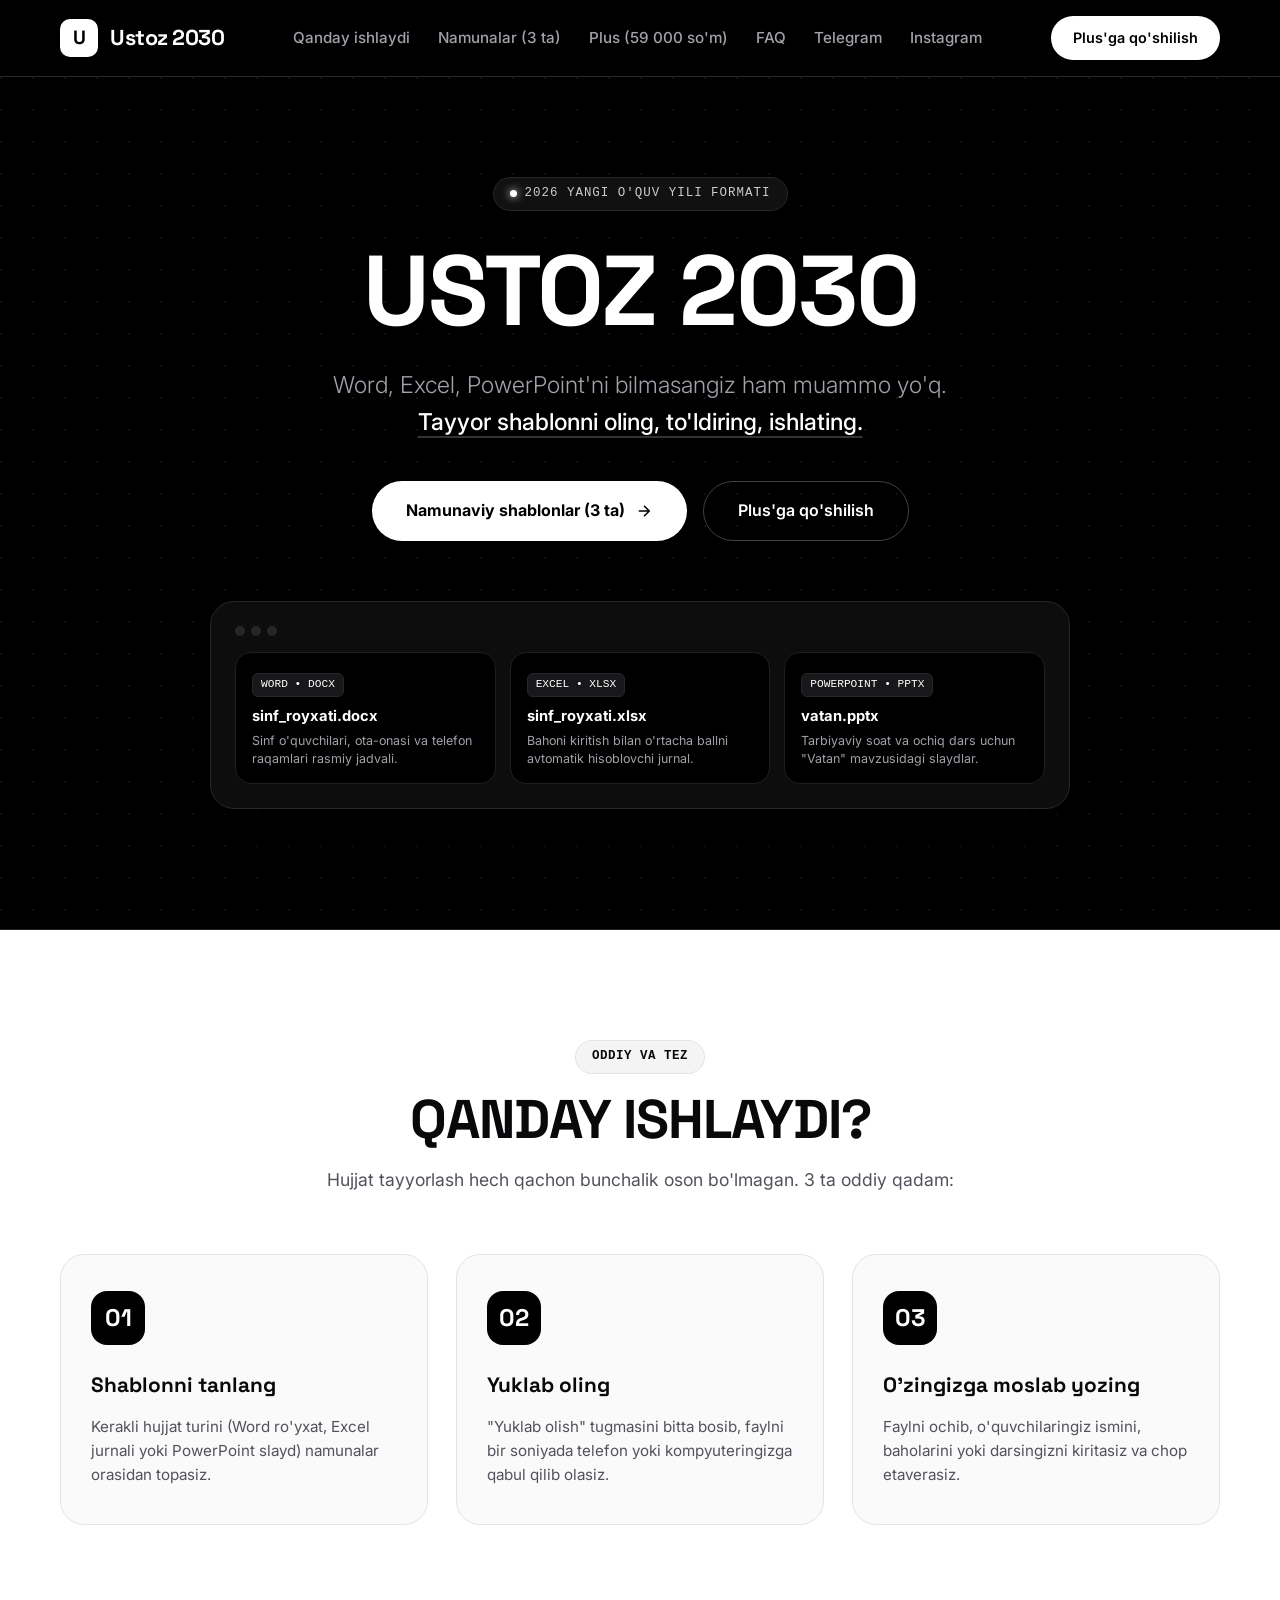
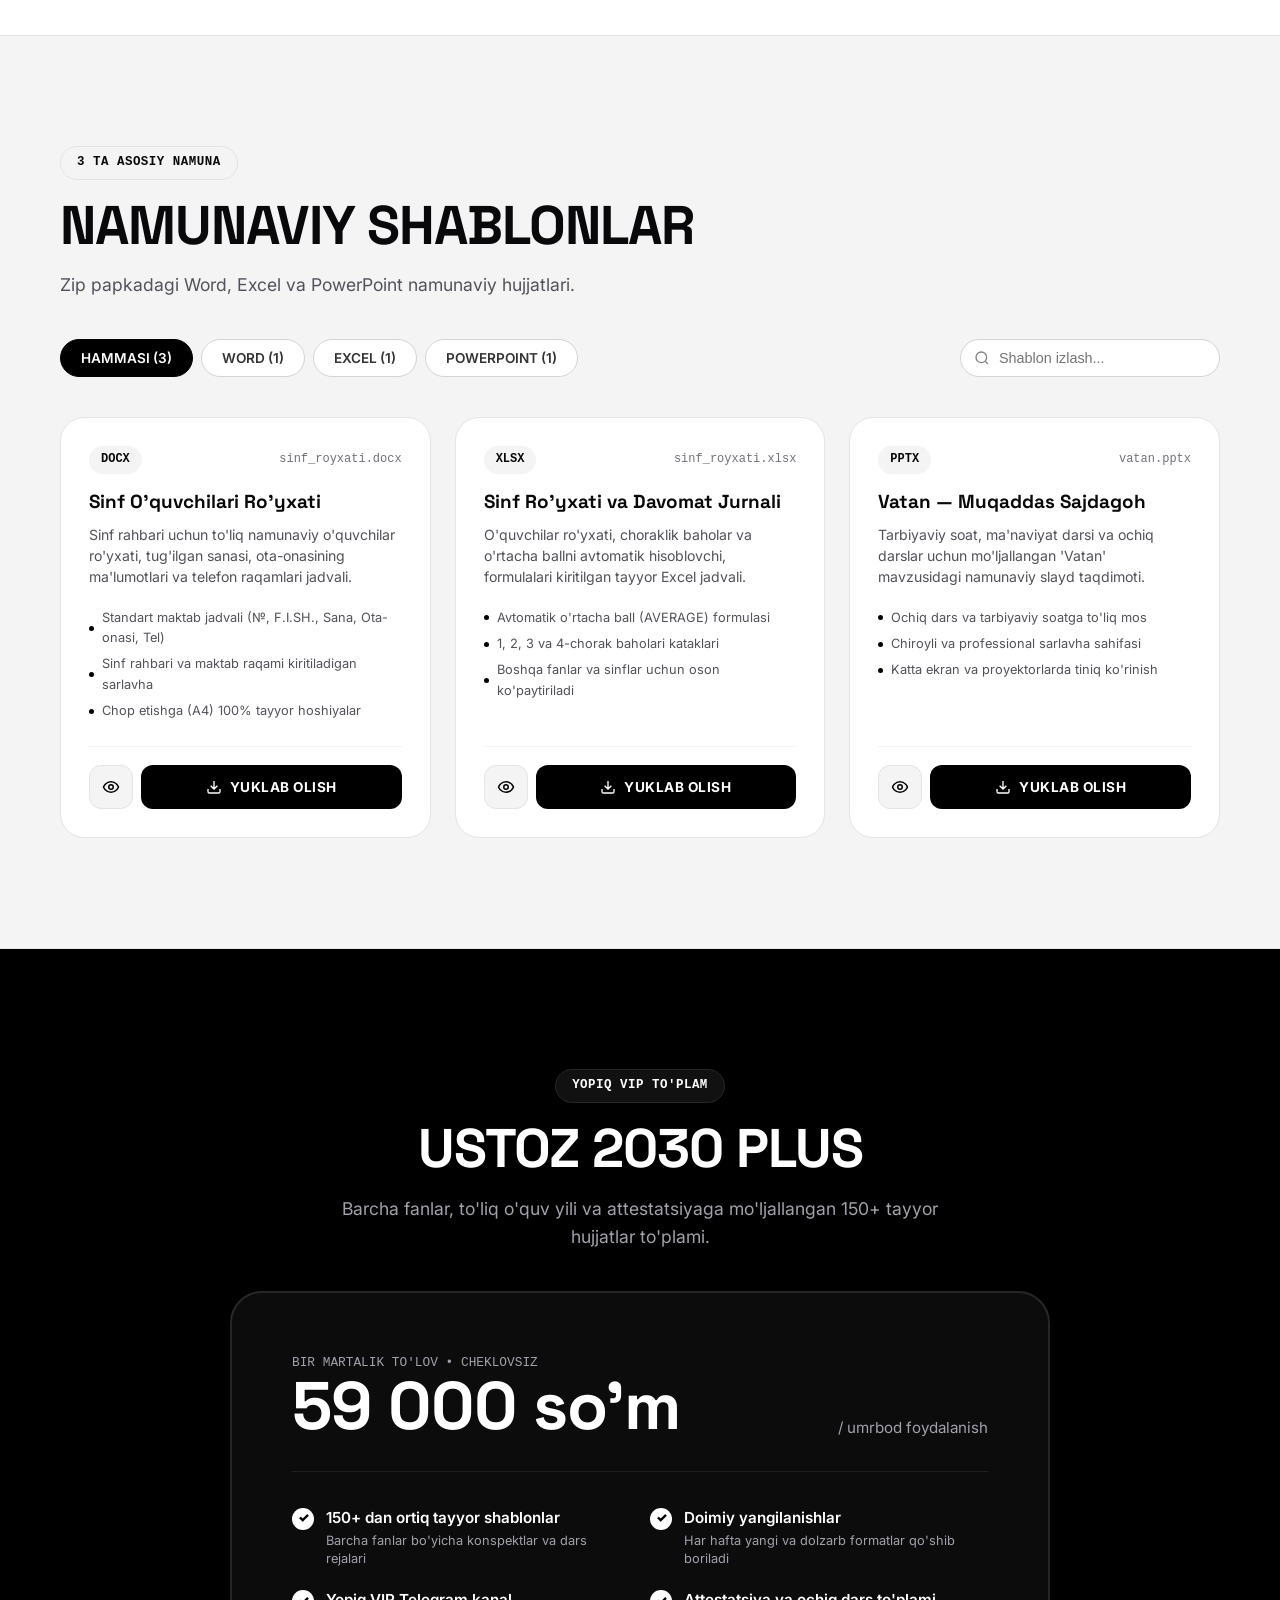
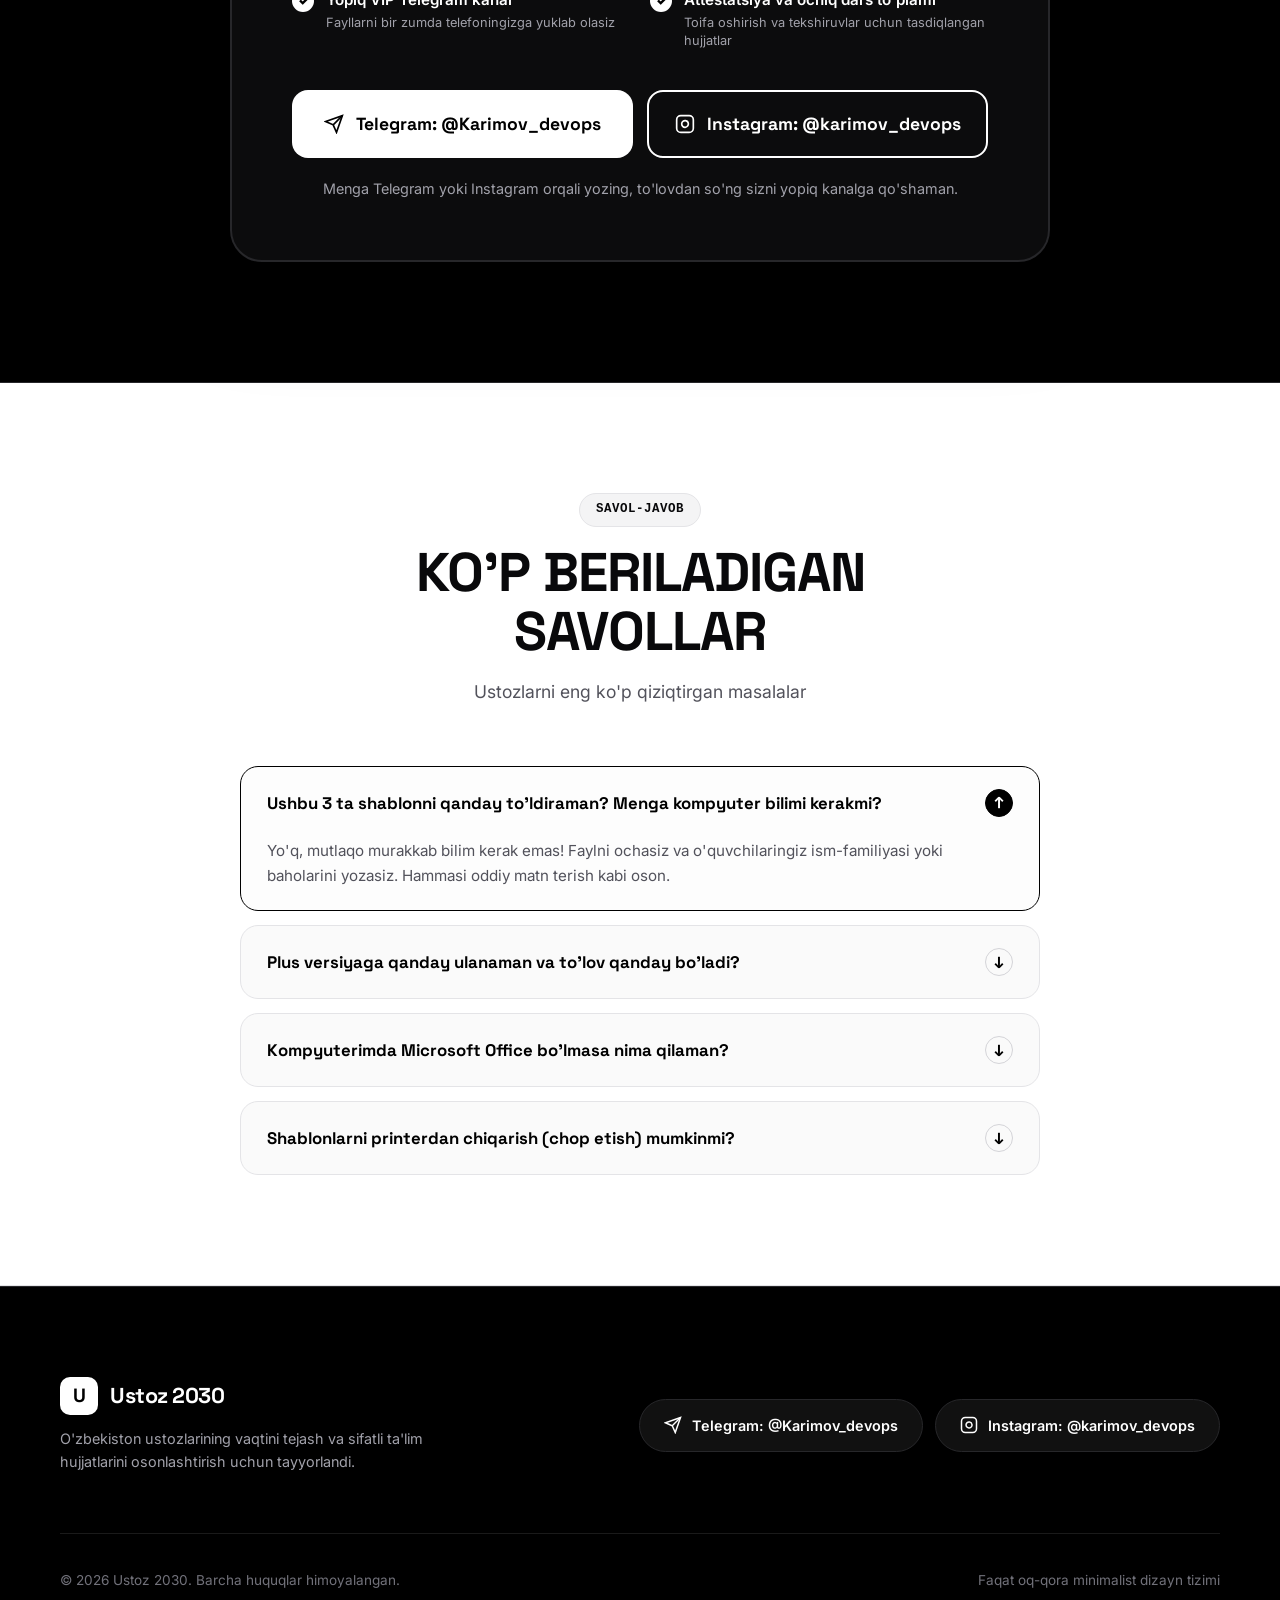
<file: ustoz2030_single_file.html>
<!DOCTYPE html>
<html lang="uz">
<head>
  <meta charset="UTF-8">
  <meta name="viewport" content="width=device-width, initial-scale=1.0">
  <title>Ustoz 2030 — Tayyor Ta'lim Shablonlari</title>
  <meta name="description" content="O'zbekiston ustozlari uchun tayyor Word, Excel va PowerPoint shablonlari platformasi. Tayyor shablonni oling, to'ldiring, ishlating.">
  
  <!-- Shriftlar: Google Fonts (Space Grotesk va Inter) -->
  <link rel="preconnect" href="https://fonts.googleapis.com">
  <link rel="preconnect" href="https://fonts.gstatic.com" crossorigin>
  <link href="https://fonts.googleapis.com/css2?family=Inter:wght@300;400;500;600;700&family=Space+Grotesk:wght@600;700;800&display=swap" rel="stylesheet">

  <style>
    /* ==========================================================
       ASOSIY OQ-QORA DIZAYN TIZIMI VA O'ZGARUVCHILAR
       ========================================================== */
    :root {
      --bg-black: #000000;
      --bg-dark: #0a0a0a;
      --bg-white: #ffffff;
      --bg-light: #f4f4f5;
      --text-white: #ffffff;
      --text-gray-light: #a1a1aa;
      --text-black: #09090b;
      --text-gray-dark: #52525b;
      --border-dark: #27272a;
      --border-light: #e4e4e7;
      --font-display: 'Space Grotesk', -apple-system, sans-serif;
      --font-body: 'Inter', -apple-system, sans-serif;
    }

    * {
      box-sizing: border-box;
      margin: 0;
      padding: 0;
      scroll-behavior: smooth;
    }

    body {
      font-family: var(--font-body);
      background-color: var(--bg-black);
      color: var(--text-white);
      line-height: 1.6;
      -webkit-font-smoothing: antialiased;
      overflow-x: hidden;
    }

    ::selection {
      background: #ffffff;
      color: #000000;
    }

    a {
      color: inherit;
      text-decoration: none;
    }

    button {
      font-family: inherit;
      cursor: pointer;
      border: none;
      outline: none;
    }

    .container {
      width: 100%;
      max-width: 1200px;
      margin: 0 auto;
      padding: 0 20px;
    }

    /* ==========================================================
       1. YUQORI MENYU (STICKY NAVBAR)
       ========================================================== */
    header {
      position: sticky;
      top: 0;
      z-index: 100;
      background: rgba(0, 0, 0, 0.9);
      backdrop-filter: blur(14px);
      -webkit-backdrop-filter: blur(14px);
      border-bottom: 1px solid var(--border-dark);
      transition: all 0.3s ease;
    }

    .nav-container {
      display: flex;
      align-items: center;
      justify-content: space-between;
      height: 76px;
    }

    .logo {
      display: flex;
      align-items: center;
      gap: 12px;
      font-family: var(--font-display);
      font-weight: 700;
      font-size: 1.35rem;
      letter-spacing: -0.5px;
    }

    .logo-badge {
      width: 38px;
      height: 38px;
      background: #fff;
      color: #000;
      border-radius: 10px;
      display: flex;
      align-items: center;
      justify-content: center;
      font-weight: 800;
      font-size: 1.2rem;
    }

    .nav-links {
      display: flex;
      align-items: center;
      gap: 28px;
      list-style: none;
      font-size: 0.95rem;
      font-weight: 500;
      color: var(--text-gray-light);
    }

    .nav-links a:hover {
      color: #fff;
    }

    .btn-nav-plus {
      background: #fff;
      color: #000;
      padding: 10px 22px;
      border-radius: 999px;
      font-weight: 600;
      font-size: 0.9rem;
      transition: transform 0.2s, background 0.2s;
    }

    .btn-nav-plus:hover {
      background: #e4e4e7;
      transform: translateY(-1px);
    }

    .mobile-menu-btn {
      display: none;
      background: transparent;
      color: #fff;
      padding: 8px;
    }

    .mobile-nav {
      display: none;
      background: #0a0a0a;
      border-bottom: 1px solid var(--border-dark);
      padding: 20px;
    }

    .mobile-nav a {
      display: block;
      padding: 12px 0;
      border-bottom: 1px solid #1a1a1a;
      color: #ccc;
    }

    /* ==========================================================
       2. HERO BO'LIMI (QORA FON)
       ========================================================== */
    .hero {
      position: relative;
      padding: 100px 0 120px;
      text-align: center;
      background: #000;
      border-bottom: 1px solid var(--border-dark);
      overflow: hidden;
    }

    .hero-grid-bg {
      position: absolute;
      inset: 0;
      background-image: radial-gradient(circle at 1px 1px, #27272a 1px, transparent 0);
      background-size: 32px 32px;
      opacity: 0.45;
      pointer-events: none;
    }

    .hero-badge {
      display: inline-flex;
      align-items: center;
      gap: 8px;
      padding: 6px 16px;
      background: #111;
      border: 1px solid var(--border-dark);
      border-radius: 999px;
      font-size: 0.78rem;
      font-family: monospace;
      text-transform: uppercase;
      letter-spacing: 1px;
      margin-bottom: 28px;
      color: #ccc;
    }

    .pulse-dot {
      width: 7px;
      height: 7px;
      background: #fff;
      border-radius: 50%;
      box-shadow: 0 0 8px #fff;
    }

    .hero-title {
      font-family: var(--font-display);
      font-size: clamp(3rem, 9vw, 6.2rem);
      font-weight: 800;
      letter-spacing: -2px;
      line-height: 1.05;
      text-transform: uppercase;
      margin-bottom: 24px;
    }

    .hero-subtitle {
      max-width: 760px;
      margin: 0 auto 40px;
      font-size: clamp(1.1rem, 2.5vw, 1.45rem);
      color: var(--text-gray-light);
      font-weight: 300;
      line-height: 1.6;
    }

    .hero-subtitle strong {
      color: #fff;
      font-weight: 500;
      text-decoration: underline;
      text-underline-offset: 6px;
      text-decoration-color: #333;
    }

    .hero-buttons {
      display: flex;
      justify-content: center;
      gap: 16px;
      flex-wrap: wrap;
      margin-bottom: 60px;
    }

    .btn-primary {
      background: #fff;
      color: #000;
      padding: 16px 34px;
      border-radius: 999px;
      font-weight: 700;
      font-size: 1rem;
      display: inline-flex;
      align-items: center;
      gap: 10px;
      transition: all 0.2s;
    }

    .btn-primary:hover {
      background: #e4e4e7;
      transform: translateY(-2px);
      box-shadow: 0 10px 25px rgba(255, 255, 255, 0.1);
    }

    .btn-outline {
      background: transparent;
      color: #fff;
      border: 1px solid #3f3f46;
      padding: 16px 34px;
      border-radius: 999px;
      font-weight: 600;
      font-size: 1rem;
      display: inline-flex;
      align-items: center;
      gap: 10px;
      transition: all 0.2s;
    }

    .btn-outline:hover {
      background: #18181b;
      border-color: #71717a;
    }

    /* Hero vizual ramkasi */
    .hero-preview-frame {
      max-width: 860px;
      margin: 0 auto;
      background: #0d0d0d;
      border: 1px solid var(--border-dark);
      border-radius: 24px;
      padding: 24px;
      box-shadow: 0 30px 60px rgba(0, 0, 0, 0.8);
      text-align: left;
    }

    .frame-dots {
      display: flex;
      gap: 6px;
      margin-bottom: 16px;
    }

    .frame-dot {
      width: 10px;
      height: 10px;
      background: #27272a;
      border-radius: 50%;
    }

    .frame-grid {
      display: grid;
      grid-template-columns: repeat(auto-fit, minmax(220px, 1fr));
      gap: 14px;
    }

    .frame-card {
      background: #000;
      border: 1px solid #1f1f23;
      padding: 16px;
      border-radius: 16px;
    }

    .frame-card-badge {
      display: inline-block;
      font-family: monospace;
      font-size: 0.7rem;
      padding: 2px 8px;
      border-radius: 6px;
      background: #18181b;
      border: 1px solid #27272a;
      margin-bottom: 8px;
    }

    .frame-card h4 {
      font-size: 0.92rem;
      margin-bottom: 4px;
    }

    .frame-card p {
      font-size: 0.78rem;
      color: var(--text-gray-light);
      line-height: 1.4;
    }

    /* ==========================================================
       3. QANDAY ISHLAYDI (OQ FON, 3 QADAM)
       ========================================================== */
    .how-it-works {
      background: var(--bg-white);
      color: var(--text-black);
      padding: 110px 0;
      border-bottom: 1px solid var(--border-light);
    }

    .section-header {
      text-align: center;
      max-width: 680px;
      margin: 0 auto 60px;
    }

    .section-pill {
      display: inline-block;
      font-family: monospace;
      font-size: 0.78rem;
      text-transform: uppercase;
      font-weight: 700;
      padding: 6px 16px;
      background: #f4f4f5;
      border: 1px solid var(--border-light);
      border-radius: 999px;
      margin-bottom: 16px;
      letter-spacing: 0.5px;
    }

    .section-title {
      font-family: var(--font-display);
      font-size: clamp(2.2rem, 5vw, 3.4rem);
      font-weight: 800;
      letter-spacing: -1px;
      text-transform: uppercase;
      margin-bottom: 16px;
      line-height: 1.1;
    }

    .section-desc {
      font-size: 1.1rem;
      color: var(--text-gray-dark);
      font-weight: 400;
    }

    .steps-grid {
      display: grid;
      grid-template-columns: repeat(auto-fit, minmax(300px, 1fr));
      gap: 28px;
    }

    .step-card {
      background: #fafafa;
      border: 1px solid var(--border-light);
      border-radius: 24px;
      padding: 36px 30px;
      transition: all 0.3s ease;
    }

    .step-card:hover {
      border-color: #000;
      transform: translateY(-4px);
      box-shadow: 0 16px 30px rgba(0, 0, 0, 0.06);
    }

    .step-num {
      width: 54px;
      height: 54px;
      background: #000;
      color: #fff;
      border-radius: 16px;
      display: flex;
      align-items: center;
      justify-content: center;
      font-family: var(--font-display);
      font-weight: 800;
      font-size: 1.5rem;
      margin-bottom: 24px;
    }

    .step-card h3 {
      font-family: var(--font-display);
      font-size: 1.3rem;
      font-weight: 700;
      margin-bottom: 12px;
    }

    .step-card p {
      font-size: 0.95rem;
      color: var(--text-gray-dark);
      line-height: 1.6;
    }

    /* ==========================================================
       4. SHABLONLAR BO'LIMI (3 TA NAMUNA)
       ========================================================== */
    .templates-section {
      background: var(--bg-light);
      color: var(--text-black);
      padding: 110px 0;
      border-bottom: 1px solid var(--border-light);
    }

    .filter-bar {
      display: flex;
      align-items: center;
      justify-content: space-between;
      flex-wrap: wrap;
      gap: 16px;
      margin-bottom: 40px;
    }

    .filter-tabs {
      display: flex;
      gap: 8px;
      flex-wrap: wrap;
    }

    .filter-btn {
      padding: 10px 20px;
      border-radius: 999px;
      font-size: 0.85rem;
      font-weight: 600;
      text-transform: uppercase;
      background: #fff;
      color: #333;
      border: 1px solid #d4d4d8;
      transition: all 0.2s;
    }

    .filter-btn.active {
      background: #000;
      color: #fff;
      border-color: #000;
    }

    .search-box {
      position: relative;
      min-width: 260px;
    }

    .search-input {
      width: 100%;
      padding: 10px 18px 10px 38px;
      border-radius: 999px;
      border: 1px solid #d4d4d8;
      background: #fff;
      font-size: 0.9rem;
      outline: none;
    }

    .search-input:focus {
      border-color: #000;
    }

    .search-icon {
      position: absolute;
      left: 14px;
      top: 50%;
      transform: translateY(-50%);
      width: 16px;
      height: 16px;
      opacity: 0.5;
    }

    .templates-grid {
      display: grid;
      grid-template-columns: repeat(auto-fill, minmax(320px, 1fr));
      gap: 24px;
    }

    .template-card {
      background: #ffffff;
      border: 1px solid var(--border-light);
      border-radius: 24px;
      padding: 28px;
      display: flex;
      flex-direction: column;
      justify-content: space-between;
      transition: all 0.25s ease;
    }

    .template-card:hover {
      border-color: #000;
      transform: translateY(-3px);
      box-shadow: 0 14px 28px rgba(0, 0, 0, 0.06);
    }

    .card-top {
      display: flex;
      justify-content: space-between;
      align-items: center;
      margin-bottom: 16px;
    }

    .card-badge {
      display: inline-flex;
      align-items: center;
      gap: 6px;
      padding: 4px 12px;
      border-radius: 999px;
      background: #f4f4f5;
      font-size: 0.75rem;
      font-weight: 600;
      font-family: monospace;
    }

    .card-size {
      font-family: monospace;
      font-size: 0.75rem;
      color: #71717a;
    }

    .card-title {
      font-family: var(--font-display);
      font-size: 1.18rem;
      font-weight: 700;
      margin-bottom: 10px;
      line-height: 1.3;
    }

    .card-desc {
      font-size: 0.88rem;
      color: var(--text-gray-dark);
      line-height: 1.5;
      margin-bottom: 20px;
    }

    .card-features {
      list-style: none;
      margin-bottom: 24px;
      font-size: 0.8rem;
      color: #52525b;
    }

    .card-features li {
      margin-bottom: 6px;
      display: flex;
      align-items: center;
      gap: 8px;
    }

    .card-features li::before {
      content: "";
      width: 5px;
      height: 5px;
      border-radius: 50%;
      background: #000;
      flex-shrink: 0;
    }

    .card-actions {
      display: flex;
      gap: 8px;
      padding-top: 18px;
      border-top: 1px solid #f4f4f5;
    }

    .btn-download {
      flex: 1;
      background: #000;
      color: #fff;
      padding: 12px;
      border-radius: 12px;
      font-size: 0.85rem;
      font-weight: 700;
      text-transform: uppercase;
      letter-spacing: 0.5px;
      display: flex;
      align-items: center;
      justify-content: center;
      gap: 8px;
      transition: background 0.2s;
    }

    .btn-download:hover {
      background: #27272a;
    }

    .btn-preview {
      background: #f4f4f5;
      color: #000;
      border: 1px solid #e4e4e7;
      padding: 12px;
      border-radius: 12px;
      display: flex;
      align-items: center;
      justify-content: center;
      transition: background 0.2s;
    }

    .btn-preview:hover {
      background: #e4e4e7;
    }

    /* ==========================================================
       5. PLUS BO'LIMI (QORA FON, 59 000 SO'M)
       ========================================================== */
    .plus-section {
      background: #000;
      color: #fff;
      padding: 120px 0;
      position: relative;
      border-bottom: 1px solid var(--border-dark);
      text-align: center;
    }

    .plus-card-big {
      max-width: 820px;
      margin: 40px auto 0;
      background: #0c0c0d;
      border: 2px solid #27272a;
      border-radius: 32px;
      padding: clamp(30px, 6vw, 60px);
      text-align: left;
      box-shadow: 0 40px 80px rgba(0, 0, 0, 0.7);
    }

    .plus-card-header {
      display: flex;
      justify-content: space-between;
      align-items: flex-end;
      flex-wrap: wrap;
      gap: 20px;
      padding-bottom: 30px;
      border-bottom: 1px solid #1f1f23;
      margin-bottom: 34px;
    }

    .price-tag {
      font-family: var(--font-display);
      font-size: clamp(2.8rem, 6vw, 4.2rem);
      font-weight: 800;
      letter-spacing: -1px;
      line-height: 1;
    }

    .price-period {
      font-size: 0.95rem;
      color: var(--text-gray-light);
    }

    .plus-perks {
      display: grid;
      grid-template-columns: repeat(auto-fit, minmax(280px, 1fr));
      gap: 20px;
      margin-bottom: 40px;
    }

    .perk-item {
      display: flex;
      gap: 12px;
      align-items: flex-start;
    }

    .perk-check {
      width: 22px;
      height: 22px;
      background: #fff;
      color: #000;
      border-radius: 50%;
      display: flex;
      align-items: center;
      justify-content: center;
      font-size: 0.8rem;
      font-weight: 900;
      flex-shrink: 0;
      margin-top: 2px;
    }

    .perk-title {
      font-size: 0.95rem;
      font-weight: 600;
      margin-bottom: 2px;
    }

    .perk-desc {
      font-size: 0.8rem;
      color: var(--text-gray-light);
      line-height: 1.4;
    }

    .plus-actions-grid {
      display: grid;
      grid-template-columns: repeat(auto-fit, minmax(240px, 1fr));
      gap: 14px;
      margin-bottom: 20px;
    }

    .btn-contact-primary {
      display: flex;
      align-items: center;
      justify-content: center;
      gap: 12px;
      background: #fff;
      color: #000;
      padding: 18px 24px;
      border-radius: 16px;
      font-family: var(--font-display);
      font-size: 1.1rem;
      font-weight: 800;
      transition: all 0.2s;
    }

    .btn-contact-primary:hover {
      background: #e4e4e7;
      transform: translateY(-2px);
    }

    .btn-contact-secondary {
      display: flex;
      align-items: center;
      justify-content: center;
      gap: 12px;
      background: transparent;
      border: 2px solid #fff;
      color: #fff;
      padding: 18px 24px;
      border-radius: 16px;
      font-family: var(--font-display);
      font-size: 1.1rem;
      font-weight: 800;
      transition: all 0.2s;
    }

    .btn-contact-secondary:hover {
      background: #fff;
      color: #000;
      transform: translateY(-2px);
    }

    .plus-note {
      text-align: center;
      margin-top: 16px;
      font-size: 0.9rem;
      color: var(--text-gray-light);
      line-height: 1.5;
    }

    /* ==========================================================
       6. KO'P BERILADIGAN SAVOLLAR (FAQ) (OQ FON)
       ========================================================== */
    .faq-section {
      background: var(--bg-white);
      color: var(--text-black);
      padding: 110px 0;
      border-bottom: 1px solid var(--border-light);
    }

    .faq-list {
      max-width: 800px;
      margin: 0 auto;
      display: flex;
      flex-direction: column;
      gap: 14px;
    }

    .faq-item {
      border: 1px solid var(--border-light);
      border-radius: 18px;
      background: #fafafa;
      overflow: hidden;
      transition: border 0.2s;
    }

    .faq-item.active {
      border-color: #000;
      background: #fdfdfd;
    }

    .faq-question {
      width: 100%;
      padding: 22px 26px;
      display: flex;
      justify-content: space-between;
      align-items: center;
      text-align: left;
      background: transparent;
      font-family: var(--font-display);
      font-weight: 700;
      font-size: 1.05rem;
      color: #000;
    }

    .faq-icon {
      width: 28px;
      height: 28px;
      border-radius: 50%;
      border: 1px solid #d4d4d8;
      display: flex;
      align-items: center;
      justify-content: center;
      font-size: 1rem;
      transition: transform 0.25s, background 0.25s, color 0.25s;
    }

    .faq-item.active .faq-icon {
      transform: rotate(180deg);
      background: #000;
      color: #fff;
      border-color: #000;
    }

    .faq-answer {
      display: none;
      padding: 0 26px 22px;
      font-size: 0.95rem;
      color: var(--text-gray-dark);
      line-height: 1.6;
    }

    .faq-item.active .faq-answer {
      display: block;
    }

    /* ==========================================================
       7. PASTKI QISM (FOOTER) (QORA FON)
       ========================================================== */
    footer {
      background: #000;
      color: #fff;
      padding: 90px 0 50px;
      border-top: 1px solid var(--border-dark);
    }

    .footer-top {
      display: flex;
      justify-content: space-between;
      align-items: center;
      flex-wrap: wrap;
      gap: 30px;
      padding-bottom: 60px;
      border-bottom: 1px solid #1a1a1a;
    }

    .footer-social-links {
      display: flex;
      gap: 12px;
      flex-wrap: wrap;
    }

    .btn-social {
      display: inline-flex;
      align-items: center;
      gap: 10px;
      background: #111;
      border: 1px solid #27272a;
      color: #fff;
      padding: 14px 24px;
      border-radius: 999px;
      font-weight: 600;
      font-size: 0.9rem;
      transition: all 0.2s;
    }

    .btn-social:hover {
      background: #fff;
      color: #000;
      border-color: #fff;
    }

    .footer-bottom {
      display: flex;
      justify-content: space-between;
      align-items: center;
      flex-wrap: wrap;
      gap: 20px;
      padding-top: 36px;
      font-size: 0.85rem;
      color: #71717a;
    }

    /* Modal oyna */
    .modal-overlay {
      display: none;
      position: fixed;
      inset: 0;
      background: rgba(0, 0, 0, 0.85);
      backdrop-filter: blur(8px);
      z-index: 200;
      align-items: center;
      justify-content: center;
      padding: 20px;
    }

    .modal-overlay.open {
      display: flex;
    }

    .modal-content {
      background: #0f0f10;
      border: 1px solid var(--border-dark);
      border-radius: 24px;
      max-width: 650px;
      width: 100%;
      max-height: 85vh;
      overflow-y: auto;
      padding: 32px;
      color: #fff;
    }

    .modal-pre {
      background: #000;
      border: 1px solid #222;
      border-radius: 12px;
      padding: 16px;
      font-family: monospace;
      font-size: 0.8rem;
      color: #ccc;
      white-space: pre-wrap;
      max-height: 240px;
      overflow-y: auto;
      margin: 16px 0;
    }

    .toast {
      position: fixed;
      bottom: 24px;
      right: 24px;
      background: #fff;
      color: #000;
      padding: 14px 24px;
      border-radius: 14px;
      font-weight: 600;
      font-size: 0.9rem;
      box-shadow: 0 20px 40px rgba(0, 0, 0, 0.4);
      z-index: 300;
      display: none;
      border: 1px solid #ddd;
    }

    .toast.show {
      display: block;
      animation: popToast 0.3s ease;
    }

    @keyframes popToast {
      from { transform: translateY(20px); opacity: 0; }
      to { transform: translateY(0); opacity: 1; }
    }

    @media (max-width: 768px) {
      .nav-links, .btn-nav-plus {
        display: none;
      }
      .mobile-menu-btn {
        display: block;
      }
      .filter-bar {
        flex-direction: column;
        align-items: stretch;
      }
      .search-box {
        width: 100%;
      }
      .footer-top, .footer-bottom {
        flex-direction: column;
        text-align: center;
      }
    }
  </style>
</head>
<body>

  <!-- Toast -->
  <div id="toast" class="toast">Shablon yuklab olindi!</div>

  <!-- 1. YUQORI MENYU -->
  <header>
    <div class="container nav-container">
      <a href="#" class="logo">
        <div class="logo-badge">U</div>
        <span>Ustoz 2030</span>
      </a>

      <ul class="nav-links">
        <li><a href="#qanday-ishlaydi">Qanday ishlaydi</a></li>
        <li><a href="#shablonlar">Namunalar (3 ta)</a></li>
        <li><a href="#plus">Plus (59 000 so'm)</a></li>
        <li><a href="#savollar">FAQ</a></li>
        <li><a href="https://t.me/Karimov_devops" target="_blank">Telegram</a></li>
        <li><a href="https://www.instagram.com/karimov_devops?utm_source=ig_web_button_share_sheet&srtk=ZDNlZDc0MzIxNw==" target="_blank">Instagram</a></li>
      </ul>

      <div style="display: flex; gap: 12px; align-items: center;">
        <a href="#plus" class="btn-nav-plus">Plus'ga qo'shilish</a>
        <button id="mobileMenuToggle" class="mobile-menu-btn" aria-label="Menyu">
          <svg width="24" height="24" fill="none" stroke="currentColor" stroke-width="2" viewBox="0 0 24 24"><path d="M4 6h16M4 12h16M4 18h16"/></svg>
        </button>
      </div>
    </div>

    <!-- Mobil navigatsiya -->
    <div id="mobileNav" class="mobile-nav">
      <a href="#qanday-ishlaydi">Qanday ishlaydi</a>
      <a href="#shablonlar">Namunaviy shablonlar (3 ta)</a>
      <a href="#plus">Plus (59 000 so'm)</a>
      <a href="#savollar">Ko'p beriladigan savollar</a>
      <a href="https://t.me/Karimov_devops" target="_blank" style="color: #fff; font-weight: 700; margin-top: 10px;">Telegram: @Karimov_devops →</a>
      <a href="https://www.instagram.com/karimov_devops?utm_source=ig_web_button_share_sheet&srtk=ZDNlZDc0MzIxNw==" target="_blank" style="color: #fff; font-weight: 700;">Instagram: @karimov_devops →</a>
    </div>
  </header>

  <!-- 2. HERO BO'LIMI -->
  <section class="hero">
    <div class="hero-grid-bg"></div>
    <div class="container" style="position: relative; z-index: 2;">
      <div class="hero-badge">
        <span class="pulse-dot"></span>
        2026 Yangi O'quv Yili Formati
      </div>

      <h1 class="hero-title">Ustoz 2030</h1>

      <p class="hero-subtitle">
        Word, Excel, PowerPoint'ni bilmasangiz ham muammo yo'q. <br>
        <strong>Tayyor shablonni oling, to'ldiring, ishlating.</strong>
      </p>

      <div class="hero-buttons">
        <a href="#shablonlar" class="btn-primary">
          <span>Namunaviy shablonlar (3 ta)</span>
          <svg width="18" height="18" fill="none" stroke="currentColor" stroke-width="2" viewBox="0 0 24 24"><path d="M5 12h14M12 5l7 7-7 7"/></svg>
        </a>
        <a href="#plus" class="btn-outline">
          <span>Plus'ga qo'shilish</span>
        </a>
      </div>

      <!-- Namoyish ramkasi -->
      <div class="hero-preview-frame">
        <div class="frame-dots">
          <div class="frame-dot"></div>
          <div class="frame-dot"></div>
          <div class="frame-dot"></div>
        </div>
        <div class="frame-grid">
          <div class="frame-card">
            <span class="frame-card-badge">WORD • DOCX</span>
            <h4>sinf_royxati.docx</h4>
            <p>Sinf o'quvchilari, ota-onasi va telefon raqamlari rasmiy jadvali.</p>
          </div>
          <div class="frame-card">
            <span class="frame-card-badge">EXCEL • XLSX</span>
            <h4>sinf_royxati.xlsx</h4>
            <p>Bahoni kiritish bilan o'rtacha ballni avtomatik hisoblovchi jurnal.</p>
          </div>
          <div class="frame-card">
            <span class="frame-card-badge">POWERPOINT • PPTX</span>
            <h4>vatan.pptx</h4>
            <p>Tarbiyaviy soat va ochiq dars uchun "Vatan" mavzusidagi slaydlar.</p>
          </div>
        </div>
      </div>
    </div>
  </section>

  <!-- 3. QANDAY ISHLAYDI -->
  <section id="qanday-ishlaydi" class="how-it-works">
    <div class="container">
      <div class="section-header">
        <span class="section-pill">Oddiy va tez</span>
        <h2 class="section-title">Qanday ishlaydi?</h2>
        <p class="section-desc">Hujjat tayyorlash hech qachon bunchalik oson bo'lmagan. 3 ta oddiy qadam:</p>
      </div>

      <div class="steps-grid">
        <div class="step-card">
          <div class="step-num">01</div>
          <h3>Shablonni tanlang</h3>
          <p>Kerakli hujjat turini (Word ro'yxat, Excel jurnali yoki PowerPoint slayd) namunalar orasidan topasiz.</p>
        </div>

        <div class="step-card">
          <div class="step-num">02</div>
          <h3>Yuklab oling</h3>
          <p>"Yuklab olish" tugmasini bitta bosib, faylni bir soniyada telefon yoki kompyuteringizga qabul qilib olasiz.</p>
        </div>

        <div class="step-card">
          <div class="step-num">03</div>
          <h3>O'zingizga moslab yozing</h3>
          <p>Faylni ochib, o'quvchilaringiz ismini, baholarini yoki darsingizni kiritasiz va chop etaverasiz.</p>
        </div>
      </div>
    </div>
  </section>

  <!-- 4. SHABLONLAR BO'LIMI (3 TA NAMUNA) -->
  <section id="shablonlar" class="templates-section">
    <div class="container">
      <div class="section-header" style="text-align: left; margin: 0 0 40px;">
        <span class="section-pill">3 ta asosiy namuna</span>
        <h2 class="section-title">Namunaviy Shablonlar</h2>
        <p class="section-desc">Zip papkadagi Word, Excel va PowerPoint namunaviy hujjatlari.</p>
      </div>

      <!-- Filtr va qidiruv -->
      <div class="filter-bar">
        <div class="filter-tabs">
          <button class="filter-btn active" onclick="filterCategory('all', this)">Hammasi (3)</button>
          <button class="filter-btn" onclick="filterCategory('word', this)">Word (1)</button>
          <button class="filter-btn" onclick="filterCategory('excel', this)">Excel (1)</button>
          <button class="filter-btn" onclick="filterCategory('powerpoint', this)">PowerPoint (1)</button>
        </div>

        <div class="search-box">
          <svg class="search-icon" fill="none" stroke="currentColor" stroke-width="2" viewBox="0 0 24 24"><circle cx="11" cy="11" r="8"/><path d="m21 21-4.35-4.35"/></svg>
          <input type="text" id="searchInput" class="search-input" placeholder="Shablon izlash..." oninput="handleSearch(this.value)">
        </div>
      </div>

      <div id="templatesContainer" class="templates-grid"></div>
    </div>
  </section>

  <!-- 5. PLUS BO'LIMI (QORA FON) -->
  <section id="plus" class="plus-section">
    <div class="container">
      <span class="section-pill" style="background: #111; border-color: #27272a; color: #fff;">
        Yopiq VIP To'plam
      </span>
      <h2 class="section-title">Ustoz 2030 Plus</h2>
      <p class="section-desc" style="color: var(--text-gray-light); max-width: 620px; margin: 0 auto;">
        Barcha fanlar, to'liq o'quv yili va attestatsiyaga mo'ljallangan 150+ tayyor hujjatlar to'plami.
      </p>

      <div class="plus-card-big">
        <div class="plus-card-header">
          <div>
            <div style="font-family: monospace; font-size: 0.8rem; color: #a1a1aa; text-transform: uppercase;">
              Bir martalik to'lov • Cheklovsiz
            </div>
            <div class="price-tag">59 000 so'm</div>
          </div>
          <div class="price-period">/ umrbod foydalanish</div>
        </div>

        <div class="plus-perks">
          <div class="perk-item">
            <div class="perk-check">✓</div>
            <div>
              <div class="perk-title">150+ dan ortiq tayyor shablonlar</div>
              <div class="perk-desc">Barcha fanlar bo'yicha konspektlar va dars rejalari</div>
            </div>
          </div>
          <div class="perk-item">
            <div class="perk-check">✓</div>
            <div>
              <div class="perk-title">Doimiy yangilanishlar</div>
              <div class="perk-desc">Har hafta yangi va dolzarb formatlar qo'shib boriladi</div>
            </div>
          </div>
          <div class="perk-item">
            <div class="perk-check">✓</div>
            <div>
              <div class="perk-title">Yopiq VIP Telegram kanal</div>
              <div class="perk-desc">Fayllarni bir zumda telefoningizga yuklab olasiz</div>
            </div>
          </div>
          <div class="perk-item">
            <div class="perk-check">✓</div>
            <div>
              <div class="perk-title">Attestatsiya va ochiq dars to'plami</div>
              <div class="perk-desc">Toifa oshirish va tekshiruvlar uchun tasdiqlangan hujjatlar</div>
            </div>
          </div>
        </div>

        <!-- Telegram va Instagram orqali yozish tugmalari -->
        <div class="plus-actions-grid">
          <a href="https://t.me/Karimov_devops" target="_blank" rel="noopener noreferrer" class="btn-contact-primary">
            <svg width="20" height="20" fill="none" stroke="currentColor" stroke-width="2" viewBox="0 0 24 24"><path d="m22 2-7 20-4-9-9-4Z"/><path d="M22 2 11 13"/></svg>
            <span>Telegram: @Karimov_devops</span>
          </a>
          <a href="https://www.instagram.com/karimov_devops?utm_source=ig_web_button_share_sheet&srtk=ZDNlZDc0MzIxNw==" target="_blank" rel="noopener noreferrer" class="btn-contact-secondary">
            <svg width="20" height="20" fill="none" stroke="currentColor" stroke-width="2" viewBox="0 0 24 24"><rect width="20" height="20" x="2" y="2" rx="5" ry="5"/><path d="M16 11.37A4 4 0 1 1 12.63 8 4 4 0 0 1 16 11.37z"/><line x1="17.5" x2="17.51" y1="6.5" y2="6.5"/></svg>
            <span>Instagram: @karimov_devops</span>
          </a>
        </div>

        <p class="plus-note">
          Menga Telegram yoki Instagram orqali yozing, to'lovdan so'ng sizni yopiq kanalga qo'shaman.
        </p>
      </div>
    </div>
  </section>

  <!-- 6. KO'P BERILADIGAN SAVOLLAR (FAQ) -->
  <section id="savollar" class="faq-section">
    <div class="container">
      <div class="section-header">
        <span class="section-pill">Savol-javob</span>
        <h2 class="section-title">Ko'p beriladigan savollar</h2>
        <p class="section-desc">Ustozlarni eng ko'p qiziqtirgan masalalar</p>
      </div>

      <div class="faq-list">
        <div class="faq-item active">
          <button class="faq-question" onclick="toggleFaq(this)">
            <span>Ushbu 3 ta shablonni qanday to'ldiraman? Menga kompyuter bilimi kerakmi?</span>
            <span class="faq-icon">↓</span>
          </button>
          <div class="faq-answer">
            Yo'q, mutlaqo murakkab bilim kerak emas! Faylni ochasiz va o'quvchilaringiz ism-familiyasi yoki baholarini yozasiz. Hammasi oddiy matn terish kabi oson.
          </div>
        </div>

        <div class="faq-item">
          <button class="faq-question" onclick="toggleFaq(this)">
            <span>Plus versiyaga qanday ulanaman va to'lov qanday bo'ladi?</span>
            <span class="faq-icon">↓</span>
          </button>
          <div class="faq-answer">
            Telegram (@Karimov_devops) yoki Instagram (@karimov_devops) orqali menga yozasiz. Click yoki Payme orqali bir martalik 59 000 so'm to'lov qilasiz va darhol yopiq VIP Telegram kanalga qo'shilasiz.
          </div>
        </div>

        <div class="faq-item">
          <button class="faq-question" onclick="toggleFaq(this)">
            <span>Kompyuterimda Microsoft Office bo'lmasa nima qilaman?</span>
            <span class="faq-icon">↓</span>
          </button>
          <div class="faq-answer">
            Telefoningizdagi bepul WPS Office, Google Docs yoki Google Sheets dasturlarida ham bemalol ochiladi va o'zgartiriladi.
          </div>
        </div>

        <div class="faq-item">
          <button class="faq-question" onclick="toggleFaq(this)">
            <span>Shablonlarni printerdan chiqarish (chop etish) mumkinmi?</span>
            <span class="faq-icon">↓</span>
          </button>
          <div class="faq-answer">
            Albatta! Hamma shablonlar standart A4 formatida, to'g'ri hoshiyalar bilan tayyorlangan. To'ldirib bo'lib darhol chop etishingiz mumkin.
          </div>
        </div>
      </div>
    </div>
  </section>

  <!-- 7. PASTKI QISM (FOOTER) -->
  <footer>
    <div class="container">
      <div class="footer-top">
        <div>
          <div class="logo" style="margin-bottom: 12px;">
            <div class="logo-badge">U</div>
            <span>Ustoz 2030</span>
          </div>
          <p style="color: var(--text-gray-light); font-size: 0.9rem; max-width: 380px;">
            O'zbekiston ustozlarining vaqtini tejash va sifatli ta'lim hujjatlarini osonlashtirish uchun tayyorlandi.
          </p>
        </div>

        <div class="footer-social-links">
          <a href="https://t.me/Karimov_devops" target="_blank" rel="noopener noreferrer" class="btn-social">
            <svg width="18" height="18" fill="none" stroke="currentColor" stroke-width="2" viewBox="0 0 24 24"><path d="m22 2-7 20-4-9-9-4Z"/><path d="M22 2 11 13"/></svg>
            <span>Telegram: @Karimov_devops</span>
          </a>
          <a href="https://www.instagram.com/karimov_devops?utm_source=ig_web_button_share_sheet&srtk=ZDNlZDc0MzIxNw==" target="_blank" rel="noopener noreferrer" class="btn-social">
            <svg width="18" height="18" fill="none" stroke="currentColor" stroke-width="2" viewBox="0 0 24 24"><rect width="20" height="20" x="2" y="2" rx="5" ry="5"/><path d="M16 11.37A4 4 0 1 1 12.63 8 4 4 0 0 1 16 11.37z"/><line x1="17.5" x2="17.51" y1="6.5" y2="6.5"/></svg>
            <span>Instagram: @karimov_devops</span>
          </a>
        </div>
      </div>

      <div class="footer-bottom">
        <div>© 2026 Ustoz 2030. Barcha huquqlar himoyalangan.</div>
        <div>Faqat oq-qora minimalist dizayn tizimi</div>
      </div>
    </div>
  </footer>

  <!-- OLDINDAN KO'RISH MODAL OYNASI -->
  <div id="previewModal" class="modal-overlay">
    <div class="modal-content">
      <div style="display: flex; justify-content: space-between; align-items: center; margin-bottom: 16px;">
        <h3 id="modalTitle" style="font-family: var(--font-display); font-size: 1.3rem;">Shablon Ko'rinishi</h3>
        <button onclick="closeModal()" style="background: none; color: #fff; font-size: 1.5rem;">✕</button>
      </div>
      <p id="modalDesc" style="color: #aaa; font-size: 0.88rem;"></p>
      <pre id="modalContent" class="modal-pre"></pre>
      <div style="display: flex; justify-content: flex-end; gap: 10px; margin-top: 20px;">
        <button onclick="closeModal()" class="btn-outline" style="padding: 10px 20px; font-size: 0.85rem;">Yopish</button>
        <button id="modalDownloadBtn" class="btn-primary" style="padding: 10px 24px; font-size: 0.85rem;">Yuklab olish</button>
      </div>
    </div>
  </div>

  <!-- JAVASCRIPT: 3 TA NAMUNA VA FUNKSIYALAR -->
  <script>
    const TEMPLATES_DATA = [
      {
        id: 'word-sinf-royxati',
        title: "Sinf O'quvchilari Ro'yxati",
        description: "Sinf rahbari uchun to'liq namunaviy o'quvchilar ro'yxati, tug'ilgan sanasi, ota-onasining ma'lumotlari va telefon raqamlari jadvali.",
        category: 'word',
        format: 'DOCX',
        size: '1.4 KB',
        fileName: 'sinf_royxati.docx',
        downloadUrl: '/namuna/sinf_royxati.docx',
        features: [
          "Standart maktab jadvali (№, F.I.SH., Sana, Ota-onasi, Tel)",
          "Sinf rahbari va maktab raqami kiritiladigan sarlavha",
          "Chop etishga (A4) 100% tayyor hoshiyalar"
        ],
        sampleContent: `SINF O'QUVCHILARI RO'YXATI
Maktab: [Maktab raqami] | Sinf: [Sinf raqami] | Sinf rahbari: [O'qituvchi F.I.SH.]

№ | O'quvchining F.I.SH.          | Tug'ilgan sanasi | Ota-onasining F.I.SH. | Telefon raqami
1 | Abdullayev Jasur Olimjon o'g'li| 12.04.2012       | Abdullayev Olimjon    | +998 90 123-45-67
2 | Karimova Shahzoda Rustam qizi  | 05.08.2012       | Karimov Rustam        | +998 93 987-65-43
3 | Nazarov Behruz Dilshod o'g'li  | 21.11.2012       | Nazarov Dilshod       | +998 97 555-12-34`
      },
      {
        id: 'excel-sinf-royxati',
        title: "Sinf Ro'yxati va Davomat Jurnali",
        description: "O'quvchilar ro'yxati, choraklik baholar va o'rtacha ballni avtomatik hisoblovchi, formulalari kiritilgan tayyor Excel jadvali.",
        category: 'excel',
        format: 'XLSX',
        size: '2.3 KB',
        fileName: 'sinf_royxati.xlsx',
        downloadUrl: '/namuna/sinf_royxati.xlsx',
        features: [
          "Avtomatik o'rtacha ball (AVERAGE) formulasi",
          "1, 2, 3 va 4-chorak baholari kataklari",
          "Boshqa fanlar va sinflar uchun oson ko'paytiriladi"
        ],
        sampleContent: `[EXCEL AVTOMAT JURNAL TUZILMASI]
№ | O'quvchi F.I.SH.             | Tug'ilgan yili | 1-Chorak | 2-Chorak | 3-Chorak | 4-Chorak | Yillik Baho
1 | Abdullayev Jasur Olimjon o'g'li| 2012           | 5        | 5        | 4        | 5        | 4.75 (Avtomatik)
2 | Karimova Shahzoda Rustam qizi  | 2012           | 4        | 5        | 5        | 5        | 4.75 (Avtomatik)
3 | Nazarov Behruz Dilshod o'g'li  | 2012           | 5        | 4        | 5        | 4        | 4.50 (Avtomatik)`
      },
      {
        id: 'powerpoint-vatan',
        title: "Vatan — Muqaddas Sajdagoh",
        description: "Tarbiyaviy soat, ma'naviyat darsi va ochiq darslar uchun mo'ljallangan 'Vatan' mavzusidagi namunaviy slayd taqdimoti.",
        category: 'powerpoint',
        format: 'PPTX',
        size: '1.9 KB',
        fileName: 'vatan.pptx',
        downloadUrl: '/namuna/vatan.pptx',
        features: [
          "Ochiq dars va tarbiyaviy soatga to'liq mos",
          "Chiroyli va professional sarlavha sahifasi",
          "Katta ekran va proyektorlarda tiniq ko'rinish"
        ],
        sampleContent: `[POWERPOINT TAQDIMOT TUZILMASI]
Slayd 1: VATAN — MUQADDAS SAJDAGOH
         O'zbekiston tarixi va tarbiyaviy soat darsi taqdimoti
Slayd 2: Vatan nima? Vatan — kindik qonimiz to'kilgan muqaddas tuproq.
Slayd 3: Buyuk ajdodlarimiz merosi va vatanparvarlik burchi.`
      }
    ];

    let currentCategory = 'all';
    let currentSearch = '';

    function renderTemplates() {
      const container = document.getElementById('templatesContainer');
      const filtered = TEMPLATES_DATA.filter(item => {
        const matchCat = currentCategory === 'all' || item.category === currentCategory;
        const matchSearch = item.title.toLowerCase().includes(currentSearch.toLowerCase()) ||
                            item.description.toLowerCase().includes(currentSearch.toLowerCase());
        return matchCat && matchSearch;
      });

      if (filtered.length === 0) {
        container.innerHTML = `
          <div style="grid-column: 1/-1; text-align: center; padding: 60px 20px; background: #fff; border-radius: 20px;">
            <p style="color: #666; font-size: 1.1rem;">Bunday shablon topilmadi.</p>
          </div>
        `;
        return;
      }

      container.innerHTML = filtered.map(t => `
        <div class="template-card">
          <div>
            <div class="card-top">
              <span class="card-badge">${t.format}</span>
              <span class="card-size">${t.fileName}</span>
            </div>
            <h3 class="card-title">${t.title}</h3>
            <p class="card-desc">${t.description}</p>
            <ul class="card-features">
              ${t.features.map(f => `<li>${f}</li>`).join('')}
            </ul>
          </div>
          <div class="card-actions">
            <button class="btn-preview" onclick="openPreview('${t.id}')" title="Oldindan ko'rish">
              <svg width="18" height="18" fill="none" stroke="currentColor" stroke-width="2" viewBox="0 0 24 24"><path d="M2 12s3-7 10-7 10 7 10 7-3 7-10 7-10-7-10-7Z"/><circle cx="12" cy="12" r="3"/></svg>
            </button>
            <button class="btn-download" onclick="downloadTemplate('${t.id}')">
              <svg width="16" height="16" fill="none" stroke="currentColor" stroke-width="2" viewBox="0 0 24 24"><path d="M21 15v4a2 2 0 0 1-2 2H5a2 2 0 0 1-2-2v-4M7 10l5 5 5-5M12 15V3"/></svg>
              <span>Yuklab olish</span>
            </button>
          </div>
        </div>
      `).join('');
    }

    function filterCategory(category, button) {
      currentCategory = category;
      document.querySelectorAll('.filter-btn').forEach(btn => btn.classList.remove('active'));
      button.classList.add('active');
      renderTemplates();
    }

    function handleSearch(val) {
      currentSearch = val;
      renderTemplates();
    }

    function downloadTemplate(templateId) {
      const template = TEMPLATES_DATA.find(t => t.id === templateId);
      if (!template) return;

      const a = document.createElement('a');
      a.href = template.downloadUrl;
      a.download = template.fileName;
      document.body.appendChild(a);
      a.click();
      document.body.removeChild(a);

      showToast(`"${template.fileName}" muvaffaqiyatli yuklab olindi!`);
    }

    function showToast(text) {
      const toast = document.getElementById('toast');
      toast.textContent = text;
      toast.classList.add('show');
      setTimeout(() => {
        toast.classList.remove('show');
      }, 3500);
    }

    function openPreview(templateId) {
      const template = TEMPLATES_DATA.find(t => t.id === templateId);
      if (!template) return;

      document.getElementById('modalTitle').textContent = template.title;
      document.getElementById('modalDesc').textContent = template.description;
      document.getElementById('modalContent').textContent = template.sampleContent;
      
      const dlBtn = document.getElementById('modalDownloadBtn');
      dlBtn.onclick = function() {
        downloadTemplate(template.id);
        closeModal();
      };

      document.getElementById('previewModal').classList.add('open');
    }

    function closeModal() {
      document.getElementById('previewModal').classList.remove('open');
    }

    function toggleFaq(button) {
      const item = button.parentElement;
      const wasActive = item.classList.contains('active');
      document.querySelectorAll('.faq-item').forEach(el => el.classList.remove('active'));
      if (!wasActive) {
        item.classList.add('active');
      }
    }

    document.getElementById('mobileMenuToggle').addEventListener('click', function() {
      const nav = document.getElementById('mobileNav');
      nav.style.display = nav.style.display === 'block' ? 'none' : 'block';
    });

    renderTemplates();
  </script>
</body>
</html>
</file>
